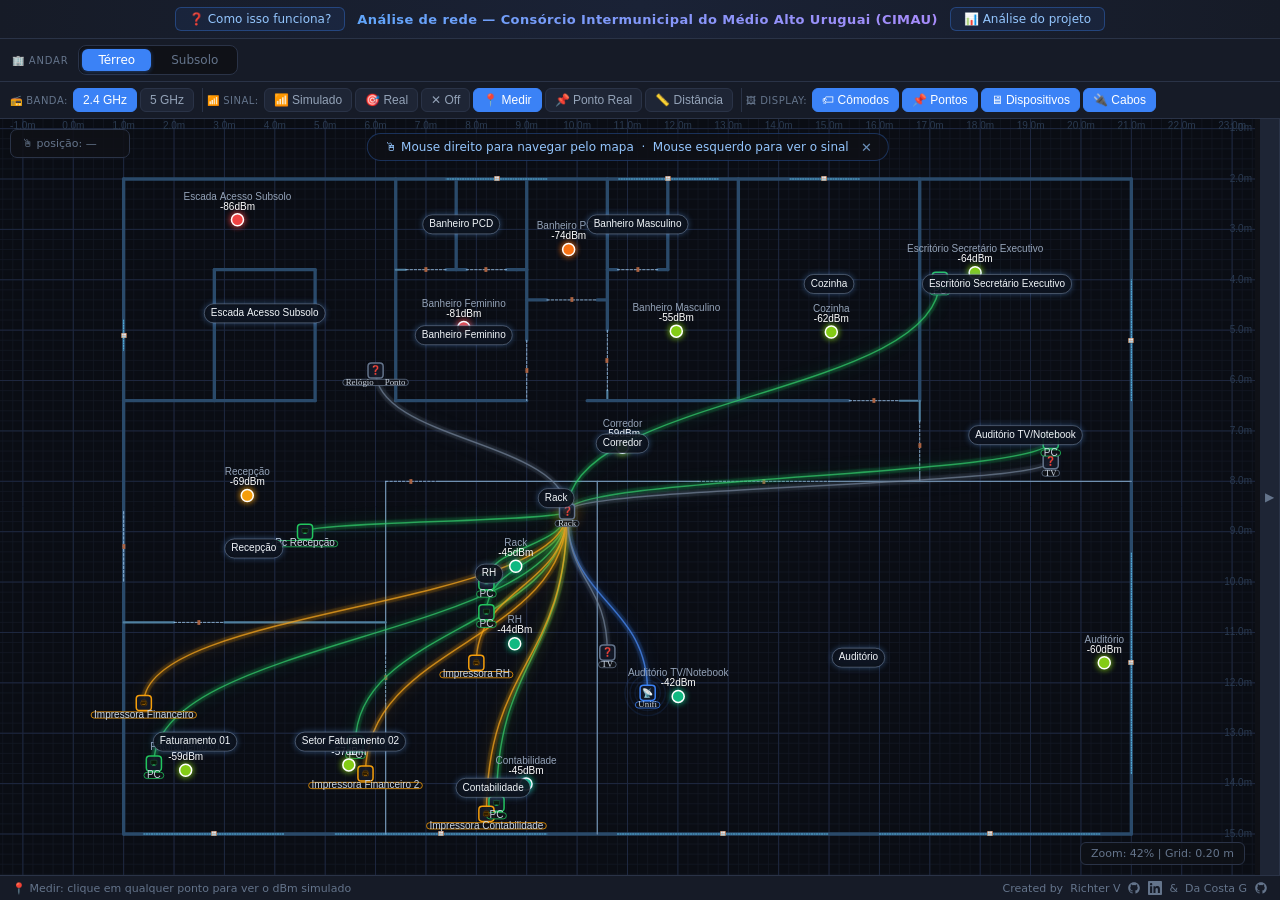
<file: index.html>
<!DOCTYPE html>
<html lang="pt-BR">
<head>
<meta charset="UTF-8">
<title>PPI-CC</title>
<link rel="icon" href="icons/fav-icon.png" type="image/png">
<link rel="stylesheet" href="style.css">
</head>
<body>

<!-- Header -->
<div id="app-header">
  <button class="header-btn" onclick="window.open('como-funciona.html','_blank')">❓ Como isso funciona?</button>
  <span id="app-title">Análise de rede — Consórcio Intermunicipal do Médio Alto Uruguai (CIMAU)</span>
  <button class="header-btn" onclick="showSuggestions()">📊 Análise do projeto</button>
</div>

<!-- Floor tabs -->
<div id="floor-bar">
  <span id="floor-bar-label">🏢 Andar</span>
  <div id="floor-tabs"></div>
</div>

<!-- Toolbar -->
<div id="toolbar">
  <div class="tg">
    <span class="tg-label">📻 Banda:</span>
    <button class="tbtn active" id="freq-24-btn" onclick="setFreq('2.4')">2.4 GHz</button>
    <button class="tbtn" id="freq-5-btn" onclick="setFreq('5')">5 GHz</button>
  </div>
  <div class="tg">
    <span class="tg-label">📶 Sinal:</span>
    <button class="tbtn" id="hm-sim-btn" onclick="setHeatmapMode('simulation')">📶 Simulado</button>
    <button class="tbtn" id="hm-real-btn" onclick="setHeatmapMode('real')">🎯 Real</button>
    <button class="tbtn" onclick="setHeatmapMode('off')">✕ Off</button>
    <button class="tbtn" id="btn-measure" onclick="setTool('measure')" title="Clique em qualquer ponto para medir o dBm simulado">📍 Medir</button>
    <button class="tbtn" id="btn-mpoint" onclick="setTool('mpoint')" title="Adicionar ponto de medição real (você digita o dBm)">📌 Ponto Real</button>
    <button class="tbtn" id="btn-dist" onclick="setTool('dist')" title="Clique em dois pontos para medir a distância entre eles">📏 Distância</button>
    <div id="formula-wrap" style="display:none">
      <span class="formula-tag">
        <span id="formula-math"></span>
        <div class="formula-tooltip" id="formula-tooltip"></div>
      </span>
    </div>
  </div>
  <div class="tg">
    <span class="tg-label">🖼 Display:</span>
    <button class="tbtn active" id="btn-rooms" onclick="toggleRoomLabels()" title="Mostrar/ocultar nome dos cômodos">🏷 Cômodos</button>
    <button class="tbtn active" id="btn-mpoints-vis" onclick="toggleMpointsVis()" title="Mostrar/ocultar pontos de coleta de sinal">📌 Pontos</button>
    <button class="tbtn active" id="btn-devices-vis" onclick="toggleDevicesVis()" title="Mostrar/ocultar dispositivos (APs, PCs, impressoras…)">🖥 Dispositivos</button>
    <button class="tbtn active" id="btn-cables-vis" onclick="toggleCablesVis()" title="Mostrar/ocultar cabos de rede a partir do Rack">🔌 Cabos</button>
  </div>
</div>

<div id="main">
  <div id="canvas-wrap">
    <canvas id="bg-canvas"></canvas>
    <canvas id="bg-img-canvas" style="pointer-events:none"></canvas>
    <canvas id="heatmap-canvas" style="opacity:.6;pointer-events:none"></canvas>
    <canvas id="wall-canvas" style="pointer-events:none"></canvas>
    <canvas id="cable-canvas" style="pointer-events:none"></canvas>
    <canvas id="device-canvas" style="pointer-events:none"></canvas>
    <canvas id="mpoint-canvas" style="pointer-events:none"></canvas>
    <canvas id="label-canvas" style="pointer-events:none"></canvas>
    <canvas id="interact-canvas"></canvas>
    <div id="map-hint">🖱 Mouse direito para navegar pelo mapa &nbsp;·&nbsp; Mouse esquerdo para ver o sinal<button id="map-hint-close" onclick="dismissHint()" title="Fechar">✕</button></div>
    <div id="hud">🖱 posição: —</div>
    <div id="zoom-info">Zoom: 100% | Grid: 20cm</div>
  </div>
  <div id="sidebar-wrap">
    <div id="sidebar-resizer"></div>
    <div id="sidebar-toggle" onclick="toggleSidebar()" title="Expandir painel">▶</div>
    <div id="sidebar" class="collapsed">

<div class="sec">
      <h4>Pontos medidos</h4>
      <div class="hint" style="margin-bottom:8px">Cada ponto âncora o mapa <b>🎯 Real</b> com o valor medido in-loco. Use <b>📌 Ponto Real</b> para adicionar novos.</div>
      <div id="mpoints-list" class="hint">Nenhum ponto adicionado.</div>
    </div>

    <div class="sec">
      <h4>Legenda — Sinal Wi-Fi</h4>
      <div class="sig-row"><div class="sig-dot" style="background:#10b981"></div>Excelente (&gt;−55 dBm)</div>
      <div class="sig-row"><div class="sig-dot" style="background:#84cc16"></div>Muito bom (−55 / −65 dBm)</div>
      <div class="sig-row"><div class="sig-dot" style="background:#f59e0b"></div>Bom (−65 / −72 dBm)</div>
      <div class="sig-row"><div class="sig-dot" style="background:#f97316"></div>Fraco (−72 / −80 dBm)</div>
      <div class="sig-row"><div class="sig-dot" style="background:#ef4444"></div>Muito fraco (−80 / −90 dBm)</div>
      <div class="sig-row"><div class="sig-dot" style="background:#1e2535;border:1px solid #2a3347"></div>Sem cobertura</div>
    </div>

    <div class="sec">
      <h4>Controles</h4>
      <div class="hint">
        <b>Navegação</b><br>
        Scroll → zoom in/out<br>
        Arrastar (dir.) → mover mapa<br>
        <br>
        <b>Ferramentas</b><br>
        📍 Medir → clique p/ ver dBm no ponto<br>
        📌 Ponto Real → adicionar medição<br>
        📏 Distância → dois cliques p/ medir<br>
        Esc → cancelar medição de distância<br>
        Del → remover ponto selecionado
      </div>
    </div>
    </div>
  </div>
</div>

<div id="status">
  <span id="status-text">Modo visualização | Scroll=zoom | Dir=mover</span>
  <span id="footer-credit">
    Created by <a href="https://github.com/RichterV" target="_blank" rel="noopener" title="GitHub">Richter V</a>
    <a class="icon-link" href="https://github.com/RichterV" target="_blank" rel="noopener" title="GitHub">
      <svg width="14" height="14" viewBox="0 0 24 24" fill="currentColor" aria-hidden="true"><path d="M12 2C6.477 2 2 6.477 2 12c0 4.418 2.865 8.166 6.839 9.489.5.092.682-.217.682-.482 0-.237-.009-.868-.013-1.703-2.782.604-3.369-1.341-3.369-1.341-.454-1.155-1.11-1.463-1.11-1.463-.908-.62.069-.608.069-.608 1.003.07 1.531 1.03 1.531 1.03.892 1.529 2.341 1.087 2.91.832.092-.647.35-1.088.636-1.338-2.22-.253-4.555-1.11-4.555-4.943 0-1.091.39-1.984 1.029-2.683-.103-.253-.446-1.27.098-2.647 0 0 .84-.269 2.75 1.025A9.578 9.578 0 0 1 12 6.836a9.59 9.59 0 0 1 2.504.337c1.909-1.294 2.747-1.025 2.747-1.025.546 1.377.202 2.394.1 2.647.64.699 1.028 1.592 1.028 2.683 0 3.842-2.339 4.687-4.566 4.935.359.309.678.919.678 1.852 0 1.336-.012 2.415-.012 2.743 0 .267.18.578.688.48C19.138 20.163 22 16.418 22 12c0-5.523-4.477-10-10-10z"/></svg>
    </a>
    <a class="icon-link" href="https://www.linkedin.com/in/viniciusrichteref" target="_blank" rel="noopener" title="LinkedIn">
      <svg width="14" height="14" viewBox="0 0 24 24" fill="currentColor" aria-hidden="true"><path d="M20.447 20.452h-3.554v-5.569c0-1.328-.027-3.037-1.852-3.037-1.853 0-2.136 1.445-2.136 2.939v5.667H9.351V9h3.414v1.561h.046c.477-.9 1.637-1.85 3.37-1.85 3.601 0 4.267 2.37 4.267 5.455v6.286zM5.337 7.433a2.062 2.062 0 0 1-2.063-2.065 2.064 2.064 0 1 1 2.063 2.065zm1.782 13.019H3.555V9h3.564v11.452zM22.225 0H1.771C.792 0 0 .774 0 1.729v20.542C0 23.227.792 24 1.771 24h20.451C23.2 24 24 23.227 24 22.271V1.729C24 .774 23.2 0 22.222 0h.003z"/></svg>
    </a>
    &amp; <a href="https://github.com/Mocelinc?tab=overview&amp;from=2026-06-01&amp;to=2026-06-30" target="_blank" rel="noopener" title="GitHub">Da Costa G</a>
    <a class="icon-link" href="https://github.com/Mocelinc?tab=overview&amp;from=2026-06-01&amp;to=2026-06-30" target="_blank" rel="noopener" title="GitHub">
      <svg width="14" height="14" viewBox="0 0 24 24" fill="currentColor" aria-hidden="true"><path d="M12 2C6.477 2 2 6.477 2 12c0 4.418 2.865 8.166 6.839 9.489.5.092.682-.217.682-.482 0-.237-.009-.868-.013-1.703-2.782.604-3.369-1.341-3.369-1.341-.454-1.155-1.11-1.463-1.11-1.463-.908-.62.069-.608.069-.608 1.003.07 1.531 1.03 1.531 1.03.892 1.529 2.341 1.087 2.91.832.092-.647.35-1.088.636-1.338-2.22-.253-4.555-1.11-4.555-4.943 0-1.091.39-1.984 1.029-2.683-.103-.253-.446-1.27.098-2.647 0 0 .84-.269 2.75 1.025A9.578 9.578 0 0 1 12 6.836a9.59 9.59 0 0 1 2.504.337c1.909-1.294 2.747-1.025 2.747-1.025.546 1.377.202 2.394.1 2.647.64.699 1.028 1.592 1.028 2.683 0 3.842-2.339 4.687-4.566 4.935.359.309.678.919.678 1.852 0 1.336-.012 2.415-.012 2.743 0 .267.18.578.688.48C19.138 20.163 22 16.418 22 12c0-5.523-4.477-10-10-10z"/></svg>
    </a>
  </span>
</div>

<div id="modal-overlay" class="modal-overlay" style="display:none" onclick="closeModalOverlay(event)">
  <div class="modal" id="modal-box" onclick="event.stopPropagation()">
    <div id="modal-content"></div>
  </div>
</div>

<script src="mapa_calor.js"></script>
<script src="main.js"></script>
</body>
</html>
</file>
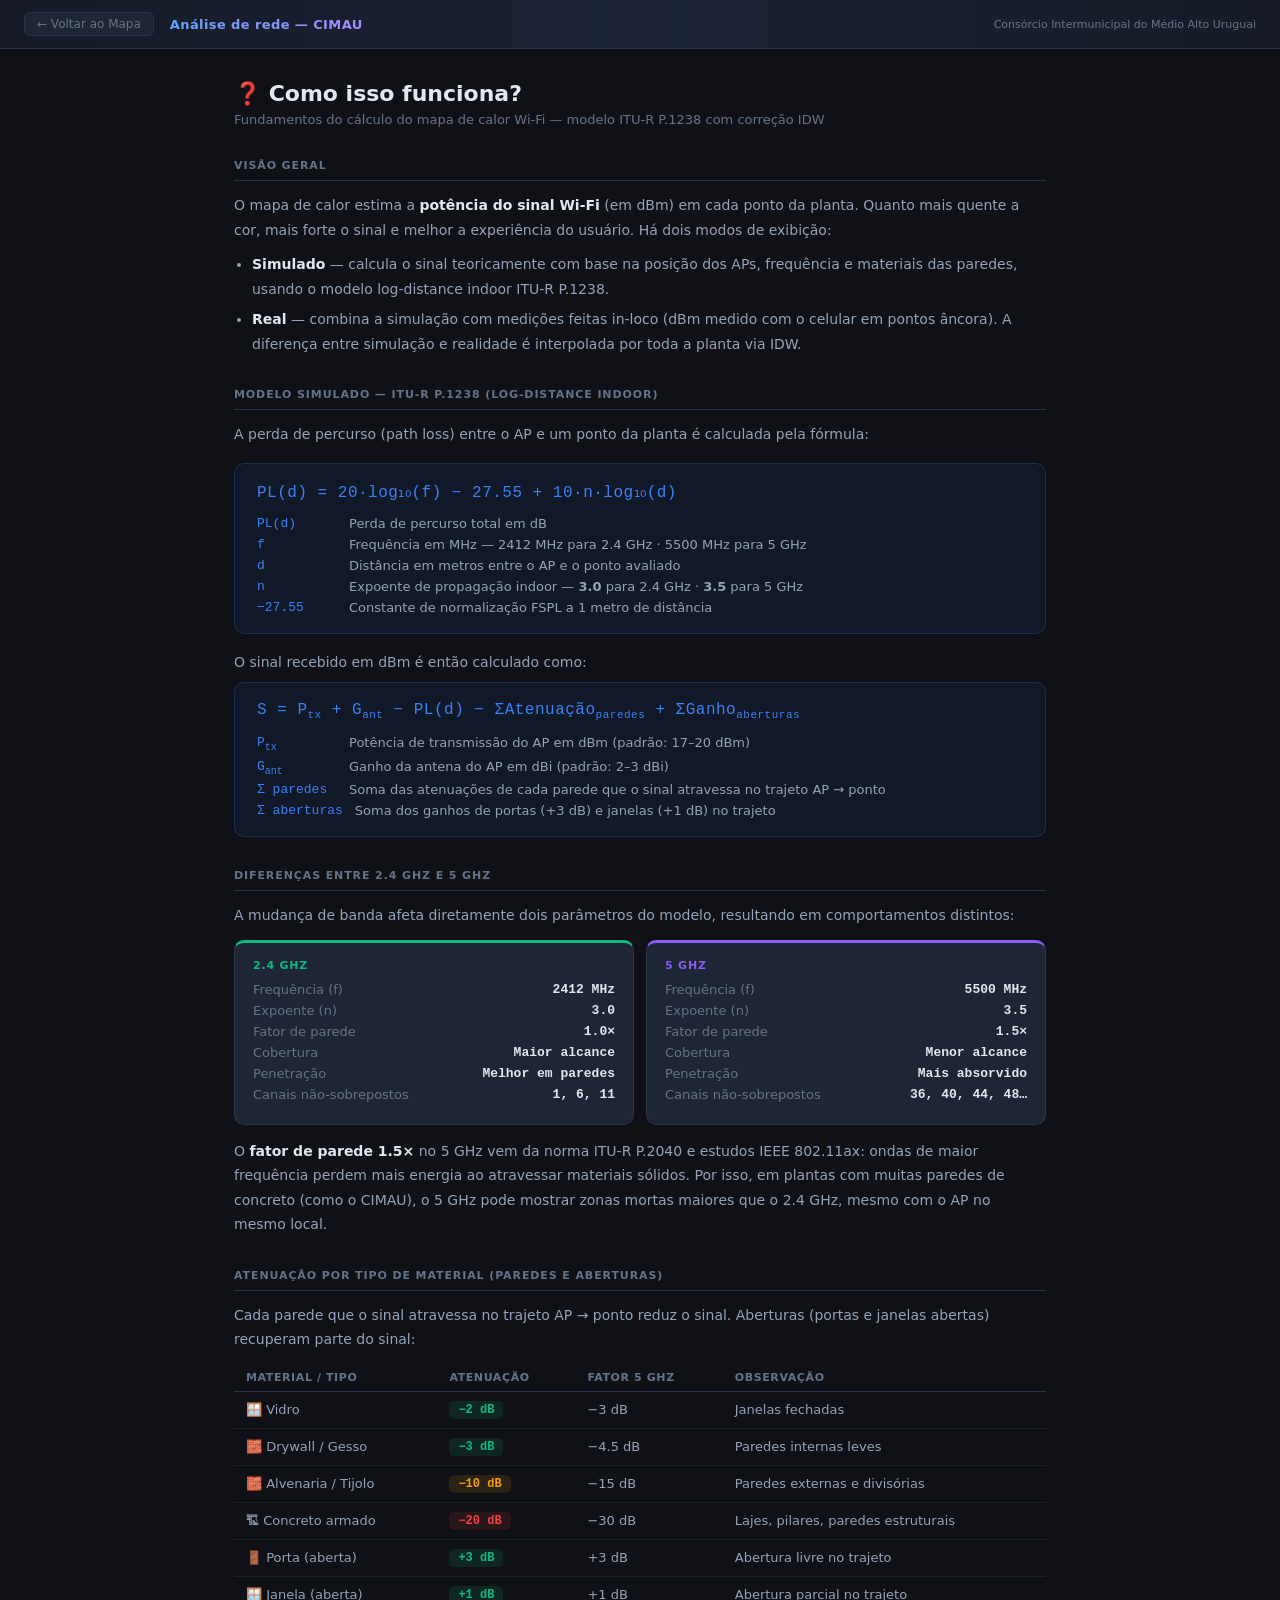
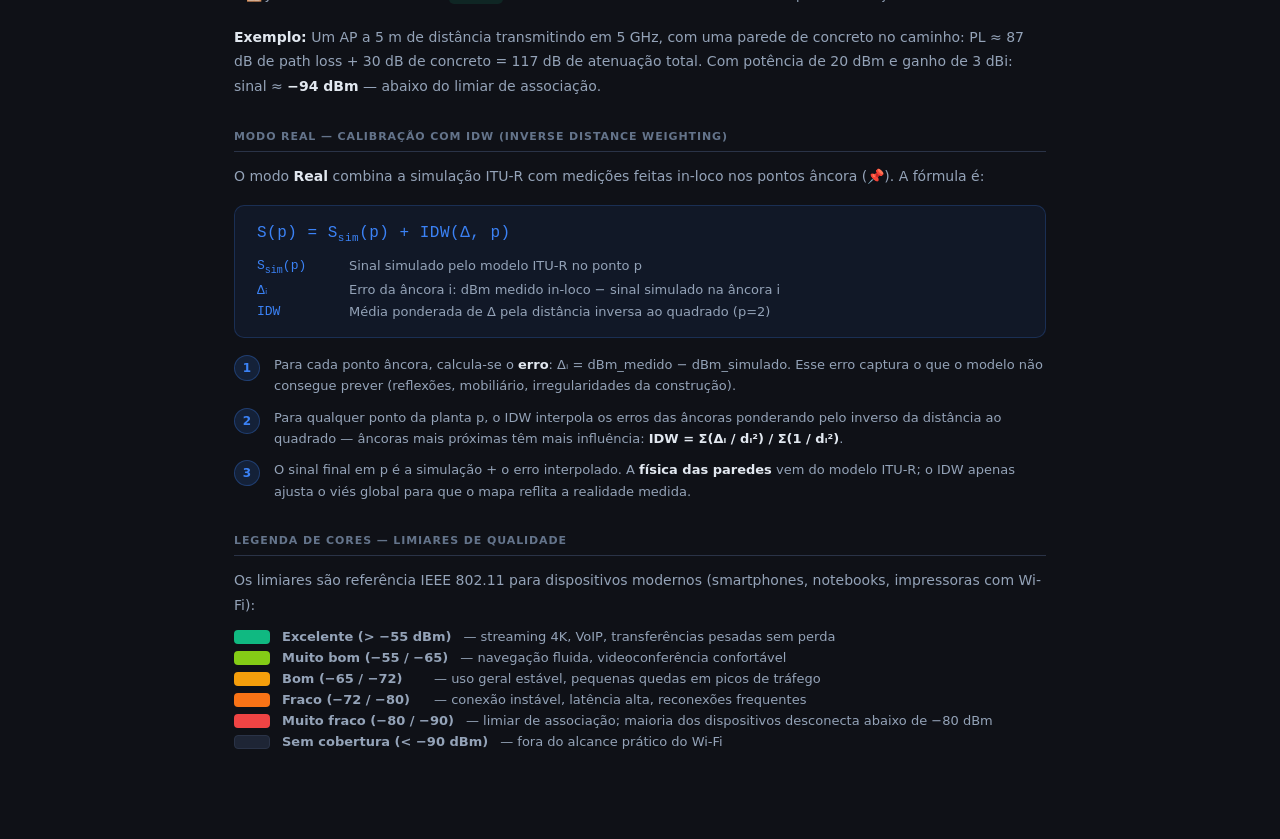
<file: como-funciona.html>
<!DOCTYPE html>
<html lang="pt-BR">
<head>
<meta charset="UTF-8">
<meta name="viewport" content="width=device-width, initial-scale=1.0">
<title>Como isso funciona — PPI-CC</title>
<link rel="icon" href="icons/fav-icon.png" type="image/png">
<link rel="stylesheet" href="style.css">
<style>
  body { overflow: auto; height: auto; min-height: 100vh; flex-direction: column; user-select: text; }

  #page-header {
    display: flex; align-items: center; gap: 16px;
    padding: 12px 24px;
    background: linear-gradient(90deg, var(--bg2) 0%, #1a2236 50%, var(--bg2) 100%);
    border-bottom: 1px solid var(--border);
    position: sticky; top: 0; z-index: 10;
  }
  #page-header a {
    font-size: 12px; color: var(--text3); text-decoration: none;
    padding: 4px 12px; border: 1px solid var(--border); border-radius: 6px;
    background: var(--bg3); transition: all .15s; white-space: nowrap; flex-shrink: 0;
  }
  #page-header a:hover { color: var(--text); background: var(--border); }
  #page-header-title {
    font-size: 13px; font-weight: 600; letter-spacing: .4px;
    color: transparent;
    background: linear-gradient(90deg, #60a5fa, #a78bfa, #60a5fa);
    background-size: 200% auto;
    -webkit-background-clip: text; background-clip: text;
    animation: title-shine 4s linear infinite;
  }
  #page-header-sub { font-size: 11px; color: var(--text3); margin-left: auto; white-space: nowrap; }

  #content { max-width: 860px; margin: 0 auto; padding: 32px 24px 56px; }
  .page-title { font-size: 22px; font-weight: 700; color: var(--text); margin-bottom: 6px; }
  .page-subtitle { font-size: 13px; color: var(--text3); margin-bottom: 32px; }

  /* Seções */
  .section { margin-bottom: 32px; }
  .section-title {
    font-size: 11px; font-weight: 700; text-transform: uppercase; letter-spacing: .9px;
    color: var(--text3); margin-bottom: 12px; padding-bottom: 8px;
    border-bottom: 1px solid var(--border);
  }
  .section-body { font-size: 14px; color: var(--text2); line-height: 1.75; }
  .section-body b { color: var(--text); }

  /* Fórmula */
  .formula-box {
    background: rgba(59,130,246,.07); border: 1px solid rgba(59,130,246,.22);
    border-radius: 10px; padding: 18px 22px; margin: 16px 0;
  }
  .formula-main {
    font-family: monospace; font-size: 16px; color: var(--accent);
    letter-spacing: .5px; margin-bottom: 14px;
  }
  .formula-vars { display: flex; flex-direction: column; gap: 6px; }
  .fv { display: flex; gap: 12px; font-size: 13px; }
  .fv-name { font-family: monospace; color: var(--accent); min-width: 80px; flex-shrink: 0; }
  .fv-desc { color: var(--text2); }

  /* Tabela de paredes */
  .wall-table { width: 100%; border-collapse: collapse; margin-top: 12px; font-size: 13px; }
  .wall-table th {
    text-align: left; padding: 7px 12px; font-size: 11px; font-weight: 700;
    text-transform: uppercase; letter-spacing: .6px; color: var(--text3);
    border-bottom: 1px solid var(--border);
  }
  .wall-table td { padding: 9px 12px; color: var(--text2); border-bottom: 1px solid rgba(42,51,71,.5); }
  .wall-table tr:last-child td { border-bottom: none; }
  .wall-table tr:hover td { background: var(--bg3); }
  .db-badge {
    display: inline-block; font-family: monospace; font-size: 12px; font-weight: 700;
    padding: 2px 9px; border-radius: 5px;
  }
  .db-low  { background: rgba(16,185,129,.12);  color: #10b981; }
  .db-mid  { background: rgba(245,158,11,.12);  color: #f59e0b; }
  .db-high { background: rgba(239,68,68,.12);   color: #ef4444; }

  /* Comparação 2.4 vs 5 */
  .compare-grid { display: grid; grid-template-columns: 1fr 1fr; gap: 12px; margin-top: 12px; }
  .compare-card {
    background: var(--bg3); border: 1px solid var(--border); border-radius: 10px; padding: 16px 18px;
  }
  .compare-card.band24 { border-top: 3px solid #10b981; }
  .compare-card.band5  { border-top: 3px solid #8b5cf6; }
  .compare-label {
    font-size: 11px; font-weight: 700; text-transform: uppercase; letter-spacing: .8px;
    margin-bottom: 10px;
  }
  .compare-card.band24 .compare-label { color: #10b981; }
  .compare-card.band5  .compare-label { color: #8b5cf6; }
  .compare-row { display: flex; justify-content: space-between; font-size: 13px; margin-bottom: 6px; }
  .compare-row span:first-child { color: var(--text3); }
  .compare-row span:last-child  { font-family: monospace; color: var(--text); font-weight: 600; }

  /* Legenda de cores */
  .legend-grid { display: flex; flex-direction: column; gap: 6px; margin-top: 12px; }
  .leg-row { display: flex; align-items: center; gap: 12px; font-size: 13px; color: var(--text2); }
  .leg-dot { width: 36px; height: 14px; border-radius: 4px; flex-shrink: 0; }

  /* IDW */
  .idw-steps { display: flex; flex-direction: column; gap: 10px; margin-top: 14px; }
  .idw-step { display: flex; gap: 14px; align-items: flex-start; }
  .idw-num {
    width: 26px; height: 26px; border-radius: 50%; background: rgba(59,130,246,.15);
    border: 1px solid rgba(59,130,246,.3); color: var(--accent);
    font-size: 12px; font-weight: 700; display: flex; align-items: center; justify-content: center;
    flex-shrink: 0; margin-top: 1px;
  }
  .idw-text { font-size: 13px; color: var(--text2); line-height: 1.65; }
  .idw-text b { color: var(--text); }

  @media (max-width: 600px) {
    .compare-grid { grid-template-columns: 1fr; }
    #page-header-sub { display: none; }
  }
  @media print {
    #page-header a { display: none; }
    #page-header { position: static; }
  }
</style>
</head>
<body>

<div id="page-header">
  <a href="index.html">← Voltar ao Mapa</a>
  <span id="page-header-title">Análise de rede — CIMAU</span>
  <span id="page-header-sub">Consórcio Intermunicipal do Médio Alto Uruguai</span>
</div>

<div id="content">
  <div class="page-title">❓ Como isso funciona?</div>
  <div class="page-subtitle">Fundamentos do cálculo do mapa de calor Wi-Fi — modelo ITU-R P.1238 com correção IDW</div>

  <!-- VISÃO GERAL -->
  <div class="section">
    <div class="section-title">Visão geral</div>
    <div class="section-body">
      O mapa de calor estima a <b>potência do sinal Wi-Fi</b> (em dBm) em cada ponto da planta. Quanto mais quente a cor, mais forte o sinal e melhor a experiência do usuário. Há dois modos de exibição:
      <ul style="margin:10px 0 0 18px;display:flex;flex-direction:column;gap:6px">
        <li><b>Simulado</b> — calcula o sinal teoricamente com base na posição dos APs, frequência e materiais das paredes, usando o modelo log-distance indoor ITU-R P.1238.</li>
        <li><b>Real</b> — combina a simulação com medições feitas in-loco (dBm medido com o celular em pontos âncora). A diferença entre simulação e realidade é interpolada por toda a planta via IDW.</li>
      </ul>
    </div>
  </div>

  <!-- MODELO SIMULADO -->
  <div class="section">
    <div class="section-title">Modelo simulado — ITU-R P.1238 (log-distance indoor)</div>
    <div class="section-body">
      A perda de percurso (path loss) entre o AP e um ponto da planta é calculada pela fórmula:
    </div>

    <div class="formula-box">
      <div class="formula-main">PL(d) = 20·log₁₀(f) − 27.55 + 10·n·log₁₀(d)</div>
      <div class="formula-vars">
        <div class="fv"><span class="fv-name">PL(d)</span><span class="fv-desc">Perda de percurso total em dB</span></div>
        <div class="fv"><span class="fv-name">f</span><span class="fv-desc">Frequência em MHz — 2412 MHz para 2.4 GHz · 5500 MHz para 5 GHz</span></div>
        <div class="fv"><span class="fv-name">d</span><span class="fv-desc">Distância em metros entre o AP e o ponto avaliado</span></div>
        <div class="fv"><span class="fv-name">n</span><span class="fv-desc">Expoente de propagação indoor — <b>3.0</b> para 2.4 GHz · <b>3.5</b> para 5 GHz</span></div>
        <div class="fv"><span class="fv-name">−27.55</span><span class="fv-desc">Constante de normalização FSPL a 1 metro de distância</span></div>
      </div>
    </div>

    <div class="section-body">
      O sinal recebido em dBm é então calculado como:
    </div>
    <div class="formula-box" style="margin-top:8px">
      <div class="formula-main">S = P<sub style="font-size:11px">tx</sub> + G<sub style="font-size:11px">ant</sub> − PL(d) − ΣAtenuação<sub style="font-size:11px">paredes</sub> + ΣGanho<sub style="font-size:11px">aberturas</sub></div>
      <div class="formula-vars" style="margin-top:10px">
        <div class="fv"><span class="fv-name">P<sub style="font-size:10px">tx</sub></span><span class="fv-desc">Potência de transmissão do AP em dBm (padrão: 17–20 dBm)</span></div>
        <div class="fv"><span class="fv-name">G<sub style="font-size:10px">ant</sub></span><span class="fv-desc">Ganho da antena do AP em dBi (padrão: 2–3 dBi)</span></div>
        <div class="fv"><span class="fv-name">Σ paredes</span><span class="fv-desc">Soma das atenuações de cada parede que o sinal atravessa no trajeto AP → ponto</span></div>
        <div class="fv"><span class="fv-name">Σ aberturas</span><span class="fv-desc">Soma dos ganhos de portas (+3 dB) e janelas (+1 dB) no trajeto</span></div>
      </div>
    </div>
  </div>

  <!-- 2.4 vs 5 GHz -->
  <div class="section">
    <div class="section-title">Diferenças entre 2.4 GHz e 5 GHz</div>
    <div class="section-body" style="margin-bottom:12px">
      A mudança de banda afeta diretamente dois parâmetros do modelo, resultando em comportamentos distintos:
    </div>

    <div class="compare-grid">
      <div class="compare-card band24">
        <div class="compare-label">2.4 GHz</div>
        <div class="compare-row"><span>Frequência (f)</span><span>2412 MHz</span></div>
        <div class="compare-row"><span>Expoente (n)</span><span>3.0</span></div>
        <div class="compare-row"><span>Fator de parede</span><span>1.0×</span></div>
        <div class="compare-row"><span>Cobertura</span><span>Maior alcance</span></div>
        <div class="compare-row"><span>Penetração</span><span>Melhor em paredes</span></div>
        <div class="compare-row"><span>Canais não-sobrepostos</span><span>1, 6, 11</span></div>
      </div>
      <div class="compare-card band5">
        <div class="compare-label">5 GHz</div>
        <div class="compare-row"><span>Frequência (f)</span><span>5500 MHz</span></div>
        <div class="compare-row"><span>Expoente (n)</span><span>3.5</span></div>
        <div class="compare-row"><span>Fator de parede</span><span>1.5×</span></div>
        <div class="compare-row"><span>Cobertura</span><span>Menor alcance</span></div>
        <div class="compare-row"><span>Penetração</span><span>Mais absorvido</span></div>
        <div class="compare-row"><span>Canais não-sobrepostos</span><span>36, 40, 44, 48…</span></div>
      </div>
    </div>

    <div class="section-body" style="margin-top:14px">
      O <b>fator de parede 1.5×</b> no 5 GHz vem da norma ITU-R P.2040 e estudos IEEE 802.11ax: ondas de maior frequência perdem mais energia ao atravessar materiais sólidos. Por isso, em plantas com muitas paredes de concreto (como o CIMAU), o 5 GHz pode mostrar zonas mortas maiores que o 2.4 GHz, mesmo com o AP no mesmo local.
    </div>
  </div>

  <!-- PAREDES -->
  <div class="section">
    <div class="section-title">Atenuação por tipo de material (paredes e aberturas)</div>
    <div class="section-body">
      Cada parede que o sinal atravessa no trajeto AP → ponto reduz o sinal. Aberturas (portas e janelas abertas) recuperam parte do sinal:
    </div>

    <table class="wall-table">
      <thead>
        <tr>
          <th>Material / Tipo</th>
          <th>Atenuação</th>
          <th>Fator 5 GHz</th>
          <th>Observação</th>
        </tr>
      </thead>
      <tbody>
        <tr>
          <td>🪟 Vidro</td>
          <td><span class="db-badge db-low">−2 dB</span></td>
          <td>−3 dB</td>
          <td>Janelas fechadas</td>
        </tr>
        <tr>
          <td>🧱 Drywall / Gesso</td>
          <td><span class="db-badge db-low">−3 dB</span></td>
          <td>−4.5 dB</td>
          <td>Paredes internas leves</td>
        </tr>
        <tr>
          <td>🧱 Alvenaria / Tijolo</td>
          <td><span class="db-badge db-mid">−10 dB</span></td>
          <td>−15 dB</td>
          <td>Paredes externas e divisórias</td>
        </tr>
        <tr>
          <td>🏗 Concreto armado</td>
          <td><span class="db-badge db-high">−20 dB</span></td>
          <td>−30 dB</td>
          <td>Lajes, pilares, paredes estruturais</td>
        </tr>
        <tr>
          <td>🚪 Porta (aberta)</td>
          <td><span class="db-badge db-low">+3 dB</span></td>
          <td>+3 dB</td>
          <td>Abertura livre no trajeto</td>
        </tr>
        <tr>
          <td>🪟 Janela (aberta)</td>
          <td><span class="db-badge db-low">+1 dB</span></td>
          <td>+1 dB</td>
          <td>Abertura parcial no trajeto</td>
        </tr>
      </tbody>
    </table>

    <div class="section-body" style="margin-top:12px">
      <b>Exemplo:</b> Um AP a 5 m de distância transmitindo em 5 GHz, com uma parede de concreto no caminho: PL ≈ 87 dB de path loss + 30 dB de concreto = 117 dB de atenuação total. Com potência de 20 dBm e ganho de 3 dBi: sinal ≈ <b>−94 dBm</b> — abaixo do limiar de associação.
    </div>
  </div>

  <!-- MAPA REAL / IDW -->
  <div class="section">
    <div class="section-title">Modo Real — Calibração com IDW (Inverse Distance Weighting)</div>
    <div class="section-body" style="margin-bottom:14px">
      O modo <b>Real</b> combina a simulação ITU-R com medições feitas in-loco nos pontos âncora (📌). A fórmula é:
    </div>

    <div class="formula-box">
      <div class="formula-main">S(p) = S<sub style="font-size:11px">sim</sub>(p) + IDW(Δ, p)</div>
      <div class="formula-vars" style="margin-top:10px">
        <div class="fv"><span class="fv-name">S<sub style="font-size:10px">sim</sub>(p)</span><span class="fv-desc">Sinal simulado pelo modelo ITU-R no ponto p</span></div>
        <div class="fv"><span class="fv-name">Δᵢ</span><span class="fv-desc">Erro da âncora i: dBm medido in-loco − sinal simulado na âncora i</span></div>
        <div class="fv"><span class="fv-name">IDW</span><span class="fv-desc">Média ponderada de Δ pela distância inversa ao quadrado (p=2)</span></div>
      </div>
    </div>

    <div class="idw-steps">
      <div class="idw-step">
        <div class="idw-num">1</div>
        <div class="idw-text">Para cada ponto âncora, calcula-se o <b>erro</b>: Δᵢ = dBm_medido − dBm_simulado. Esse erro captura o que o modelo não consegue prever (reflexões, mobiliário, irregularidades da construção).</div>
      </div>
      <div class="idw-step">
        <div class="idw-num">2</div>
        <div class="idw-text">Para qualquer ponto da planta p, o IDW interpola os erros das âncoras ponderando pelo inverso da distância ao quadrado — âncoras mais próximas têm mais influência: <b>IDW = Σ(Δᵢ / dᵢ²) / Σ(1 / dᵢ²)</b>.</div>
      </div>
      <div class="idw-step">
        <div class="idw-num">3</div>
        <div class="idw-text">O sinal final em p é a simulação + o erro interpolado. A <b>física das paredes</b> vem do modelo ITU-R; o IDW apenas ajusta o viés global para que o mapa reflita a realidade medida.</div>
      </div>
    </div>
  </div>

  <!-- LEGENDA -->
  <div class="section">
    <div class="section-title">Legenda de cores — limiares de qualidade</div>
    <div class="section-body" style="margin-bottom:12px">
      Os limiares são referência IEEE 802.11 para dispositivos modernos (smartphones, notebooks, impressoras com Wi-Fi):
    </div>
    <div class="legend-grid">
      <div class="leg-row"><div class="leg-dot" style="background:#10b981"></div><b style="min-width:140px">Excelente (&gt; −55 dBm)</b> — streaming 4K, VoIP, transferências pesadas sem perda</div>
      <div class="leg-row"><div class="leg-dot" style="background:#84cc16"></div><b style="min-width:140px">Muito bom (−55 / −65)</b> — navegação fluida, videoconferência confortável</div>
      <div class="leg-row"><div class="leg-dot" style="background:#f59e0b"></div><b style="min-width:140px">Bom (−65 / −72)</b> — uso geral estável, pequenas quedas em picos de tráfego</div>
      <div class="leg-row"><div class="leg-dot" style="background:#f97316"></div><b style="min-width:140px">Fraco (−72 / −80)</b> — conexão instável, latência alta, reconexões frequentes</div>
      <div class="leg-row"><div class="leg-dot" style="background:#ef4444"></div><b style="min-width:140px">Muito fraco (−80 / −90)</b> — limiar de associação; maioria dos dispositivos desconecta abaixo de −80 dBm</div>
      <div class="leg-row"><div class="leg-dot" style="background:#1e2535;border:1px solid #2a3347"></div><b style="min-width:140px">Sem cobertura (&lt; −90 dBm)</b> — fora do alcance prático do Wi-Fi</div>
    </div>
  </div>

</div>
</body>
</html>
</file>
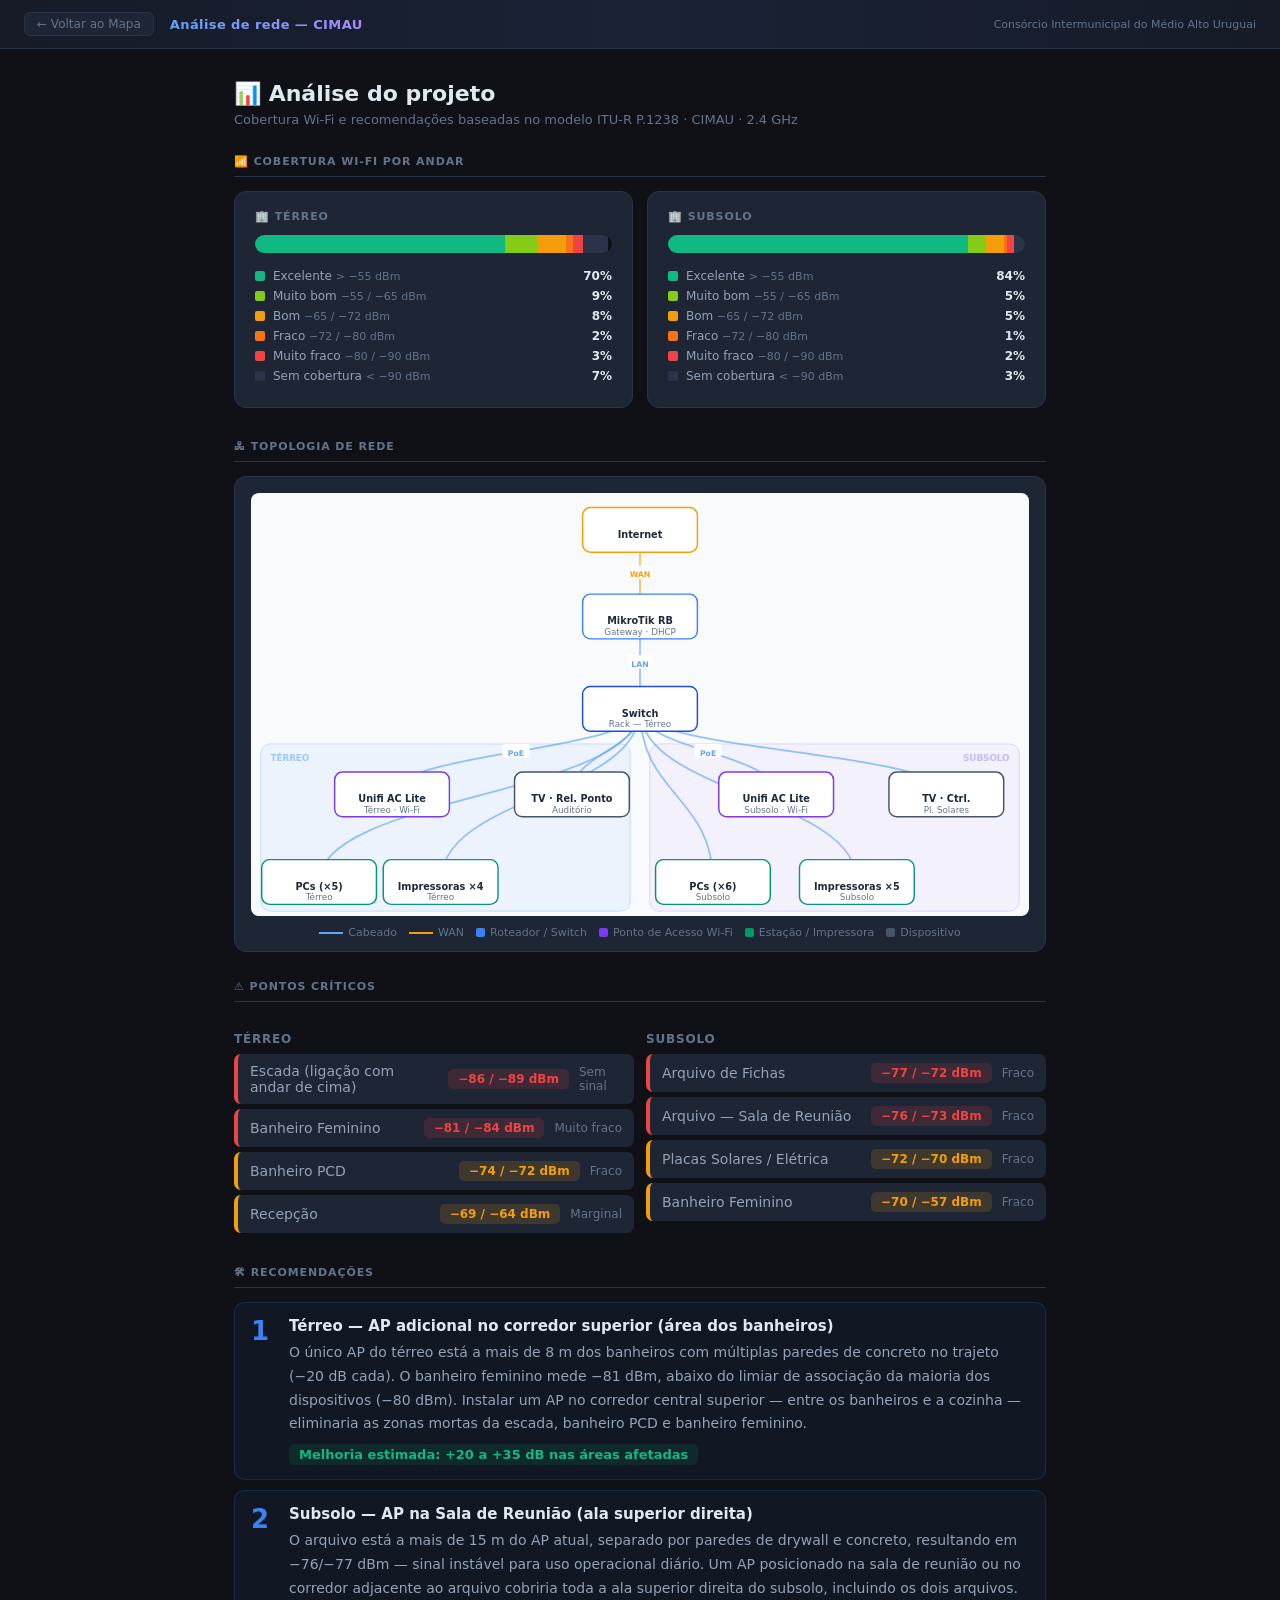
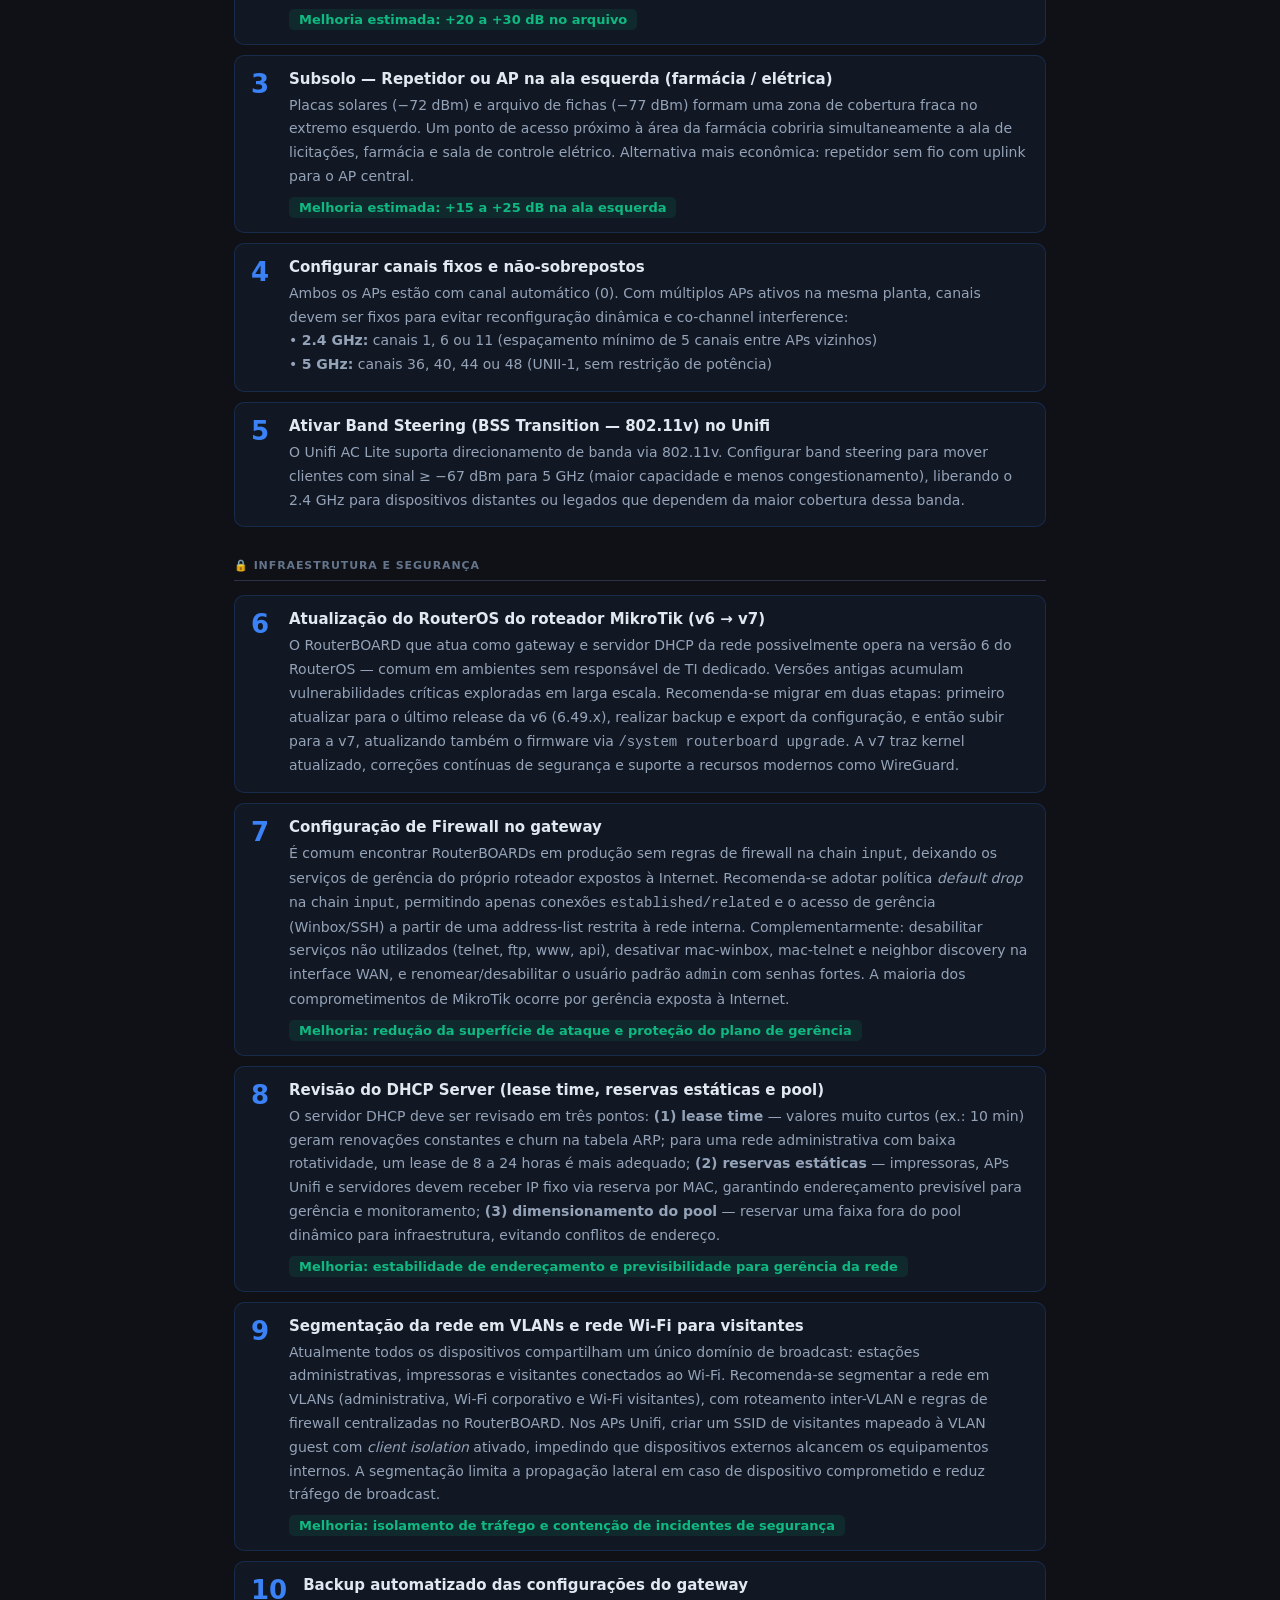
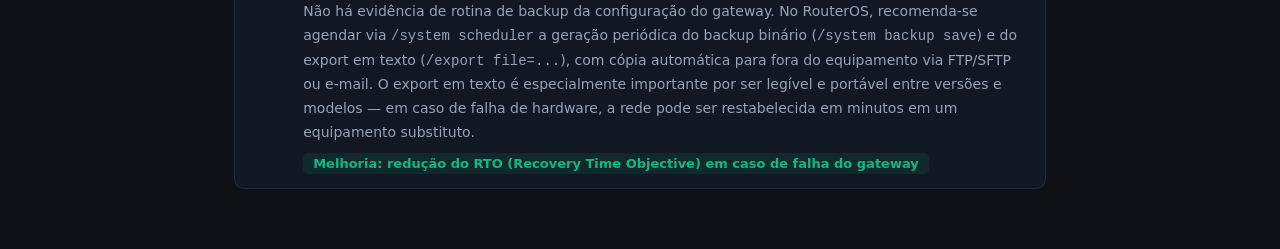
<file: sugestoes.html>
<!DOCTYPE html>
<html lang="pt-BR">
<head>
<meta charset="UTF-8">
<meta name="viewport" content="width=device-width, initial-scale=1.0">
<title>Análise do Projeto — PPI-CC</title>
<link rel="icon" href="icons/fav-icon.png" type="image/png">
<link rel="stylesheet" href="style.css">
<style>
  body { overflow: auto; height: auto; min-height: 100vh; flex-direction: column; user-select: text; }

  #page-header {
    display: flex; align-items: center; gap: 16px; padding: 12px 24px;
    background: linear-gradient(90deg, var(--bg2) 0%, #1a2236 50%, var(--bg2) 100%);
    border-bottom: 1px solid var(--border);
    position: sticky; top: 0; z-index: 10;
  }
  #page-header a {
    font-size: 12px; color: var(--text3); text-decoration: none;
    padding: 4px 12px; border: 1px solid var(--border); border-radius: 6px;
    background: var(--bg3); transition: all .15s; white-space: nowrap; flex-shrink: 0;
  }
  #page-header a:hover { color: var(--text); background: var(--border); }
  #page-header-title {
    font-size: 13px; font-weight: 600; letter-spacing: .4px; color: transparent;
    background: linear-gradient(90deg, #60a5fa, #a78bfa, #60a5fa);
    background-size: 200% auto; -webkit-background-clip: text; background-clip: text;
    animation: title-shine 4s linear infinite;
  }
  #page-header-sub { font-size: 11px; color: var(--text3); margin-left: auto; white-space: nowrap; }

  #content { max-width: 860px; margin: 0 auto; padding: 32px 24px 56px; }
  .page-title { font-size: 22px; font-weight: 700; color: var(--text); margin-bottom: 6px; }
  .page-subtitle { font-size: 13px; color: var(--text3); margin-bottom: 28px; }

  /* Coverage cards */
  .cov-grid { display: grid; grid-template-columns: 1fr 1fr; gap: 14px; margin-bottom: 32px; }
  .cov-card {
    background: var(--bg3); border: 1px solid var(--border); border-radius: 12px; padding: 18px 20px;
  }
  .cov-card-title {
    font-size: 11px; font-weight: 700; text-transform: uppercase; letter-spacing: .9px;
    color: var(--text3); margin-bottom: 12px;
  }
  .cov-bar-wrap {
    height: 18px; border-radius: 9px; overflow: hidden; display: flex;
    margin-bottom: 16px; background: var(--bg);
  }
  .cov-bar-seg { height: 100%; transition: width .5s ease; }
  .cov-row { display: flex; align-items: center; gap: 8px; margin-bottom: 6px; }
  .cov-dot { width: 10px; height: 10px; border-radius: 2px; flex-shrink: 0; }
  .cov-label { font-size: 12px; color: var(--text2); flex: 1; }
  .cov-pct { font-size: 12px; font-weight: 700; color: var(--text); min-width: 36px; text-align: right; }
  .cov-loading { font-size: 12px; color: var(--text3); display: flex; align-items: center; gap: 8px; }
  .cov-spinner { width: 14px; height: 14px; border: 2px solid var(--border); border-top-color: var(--accent); border-radius: 50%; animation: spin .8s linear infinite; }
  @keyframes spin { to { transform: rotate(360deg); } }

  /* Sections */
  .sug-floor { font-size: 12px; }
  .sug-row { font-size: 14px; }
  .sug-rec-title { font-size: 15px; }
  .sug-rec-body { font-size: 14px; }
  .sug-gain { font-size: 13px; }
  .sec-header {
    font-size: 11px; font-weight: 700; text-transform: uppercase; letter-spacing: .9px;
    color: var(--text3); padding-bottom: 8px; border-bottom: 1px solid var(--border);
    margin-bottom: 14px;
  }
  .two-col { display: grid; grid-template-columns: 1fr 1fr; gap: 12px; }

  @media (max-width: 640px) {
    .cov-grid, .two-col { grid-template-columns: 1fr; }
    #page-header-sub { display: none; }
  }
  @media print {
    #page-header a { display: none; }
    #page-header { position: static; }
  }
</style>
</head>
<body>

<div id="page-header">
  <a href="index.html">← Voltar ao Mapa</a>
  <span id="page-header-title">Análise de rede — CIMAU</span>
  <span id="page-header-sub">Consórcio Intermunicipal do Médio Alto Uruguai</span>
</div>

<div id="content">
  <div class="page-title">📊 Análise do projeto</div>
  <div class="page-subtitle">Cobertura Wi-Fi e recomendações baseadas no modelo ITU-R P.1238 · CIMAU · 2.4 GHz</div>

  <!-- COBERTURA POR ANDAR -->
  <div class="sec-header">📶 Cobertura Wi-Fi por Andar</div>
  <div class="cov-grid" id="cov-grid">
    <div class="cov-card" id="cov-card-0">
      <div class="cov-loading"><div class="cov-spinner"></div>Calculando...</div>
    </div>
    <div class="cov-card" id="cov-card-1">
      <div class="cov-loading"><div class="cov-spinner"></div>Calculando...</div>
    </div>
  </div>

  <!-- TOPOLOGIA DE REDE -->
  <div class="sec-header" style="margin-top:4px">🖧 Topologia de Rede</div>
  <div style="background:var(--bg3);border:1px solid var(--border);border-radius:12px;padding:16px 16px 12px;margin-bottom:28px">
    <svg id="topo-svg" viewBox="0 0 800 435" preserveAspectRatio="xMidYMid meet" style="display:block;width:100%;max-width:800px;margin:0 auto"></svg>
    <div style="display:flex;flex-wrap:wrap;gap:12px;justify-content:center;margin-top:10px;font-size:11px;color:var(--text3)">
      <span style="display:inline-flex;align-items:center;gap:5px"><svg width="24" height="4"><line x1="0" y1="2" x2="24" y2="2" stroke="#60a5fa" stroke-width="2"/></svg>Cabeado</span>
      <span style="display:inline-flex;align-items:center;gap:5px"><svg width="24" height="4"><line x1="0" y1="2" x2="24" y2="2" stroke="#f59e0b" stroke-width="2"/></svg>WAN</span>
      <span style="display:inline-flex;align-items:center;gap:5px"><span style="width:9px;height:9px;background:#3b82f6;border-radius:2px;display:inline-block"></span>Roteador / Switch</span>
      <span style="display:inline-flex;align-items:center;gap:5px"><span style="width:9px;height:9px;background:#7c3aed;border-radius:2px;display:inline-block"></span>Ponto de Acesso Wi-Fi</span>
      <span style="display:inline-flex;align-items:center;gap:5px"><span style="width:9px;height:9px;background:#059669;border-radius:2px;display:inline-block"></span>Estação / Impressora</span>
      <span style="display:inline-flex;align-items:center;gap:5px"><span style="width:9px;height:9px;background:#475569;border-radius:2px;display:inline-block"></span>Dispositivo</span>
    </div>
  </div>

  <!-- PONTOS CRÍTICOS -->
  <div class="sec-header" style="margin-top:4px">⚠ Pontos críticos</div>
  <div class="two-col" style="margin-bottom:28px">
    <div>
      <div class="sug-floor">Térreo</div>
      <div class="sug-row bad"><span>Escada (ligação com andar de cima)</span><span class="sug-badge red">−86 / −89 dBm</span><span style="font-size:12px;color:var(--text3)">Sem sinal</span></div>
      <div class="sug-row bad"><span>Banheiro Feminino</span><span class="sug-badge red">−81 / −84 dBm</span><span style="font-size:12px;color:var(--text3)">Muito fraco</span></div>
      <div class="sug-row warn"><span>Banheiro PCD</span><span class="sug-badge yellow">−74 / −72 dBm</span><span style="font-size:12px;color:var(--text3)">Fraco</span></div>
      <div class="sug-row warn"><span>Recepção</span><span class="sug-badge yellow">−69 / −64 dBm</span><span style="font-size:12px;color:var(--text3)">Marginal</span></div>
    </div>
    <div>
      <div class="sug-floor">Subsolo</div>
      <div class="sug-row bad"><span>Arquivo de Fichas</span><span class="sug-badge red">−77 / −72 dBm</span><span style="font-size:12px;color:var(--text3)">Fraco</span></div>
      <div class="sug-row bad"><span>Arquivo — Sala de Reunião</span><span class="sug-badge red">−76 / −73 dBm</span><span style="font-size:12px;color:var(--text3)">Fraco</span></div>
      <div class="sug-row warn"><span>Placas Solares / Elétrica</span><span class="sug-badge yellow">−72 / −70 dBm</span><span style="font-size:12px;color:var(--text3)">Fraco</span></div>
      <div class="sug-row warn"><span>Banheiro Feminino</span><span class="sug-badge yellow">−70 / −57 dBm</span><span style="font-size:12px;color:var(--text3)">Fraco</span></div>
    </div>
  </div>

  <!-- RECOMENDAÇÕES -->
  <div class="sec-header">🛠 Recomendações</div>

  <div class="sug-rec">
    <div class="sug-rec-num">1</div>
    <div>
      <div class="sug-rec-title">Térreo — AP adicional no corredor superior (área dos banheiros)</div>
      <div class="sug-rec-body">O único AP do térreo está a mais de 8 m dos banheiros com múltiplas paredes de concreto no trajeto (−20 dB cada). O banheiro feminino mede −81 dBm, abaixo do limiar de associação da maioria dos dispositivos (−80 dBm). Instalar um AP no corredor central superior — entre os banheiros e a cozinha — eliminaria as zonas mortas da escada, banheiro PCD e banheiro feminino.</div>
      <span class="sug-gain">Melhoria estimada: +20 a +35 dB nas áreas afetadas</span>
    </div>
  </div>

  <div class="sug-rec">
    <div class="sug-rec-num">2</div>
    <div>
      <div class="sug-rec-title">Subsolo — AP na Sala de Reunião (ala superior direita)</div>
      <div class="sug-rec-body">O arquivo está a mais de 15 m do AP atual, separado por paredes de drywall e concreto, resultando em −76/−77 dBm — sinal instável para uso operacional diário. Um AP posicionado na sala de reunião ou no corredor adjacente ao arquivo cobriria toda a ala superior direita do subsolo, incluindo os dois arquivos.</div>
      <span class="sug-gain">Melhoria estimada: +20 a +30 dB no arquivo</span>
    </div>
  </div>

  <div class="sug-rec">
    <div class="sug-rec-num">3</div>
    <div>
      <div class="sug-rec-title">Subsolo — Repetidor ou AP na ala esquerda (farmácia / elétrica)</div>
      <div class="sug-rec-body">Placas solares (−72 dBm) e arquivo de fichas (−77 dBm) formam uma zona de cobertura fraca no extremo esquerdo. Um ponto de acesso próximo à área da farmácia cobriria simultaneamente a ala de licitações, farmácia e sala de controle elétrico. Alternativa mais econômica: repetidor sem fio com uplink para o AP central.</div>
      <span class="sug-gain">Melhoria estimada: +15 a +25 dB na ala esquerda</span>
    </div>
  </div>

  <div class="sug-rec">
    <div class="sug-rec-num">4</div>
    <div>
      <div class="sug-rec-title">Configurar canais fixos e não-sobrepostos</div>
      <div class="sug-rec-body">Ambos os APs estão com canal automático (0). Com múltiplos APs ativos na mesma planta, canais devem ser fixos para evitar reconfiguração dinâmica e co-channel interference:<br>
        • <b>2.4 GHz:</b> canais 1, 6 ou 11 (espaçamento mínimo de 5 canais entre APs vizinhos)<br>
        • <b>5 GHz:</b> canais 36, 40, 44 ou 48 (UNII-1, sem restrição de potência)
      </div>
    </div>
  </div>

  <div class="sug-rec">
    <div class="sug-rec-num">5</div>
    <div>
      <div class="sug-rec-title">Ativar Band Steering (BSS Transition — 802.11v) no Unifi</div>
      <div class="sug-rec-body">O Unifi AC Lite suporta direcionamento de banda via 802.11v. Configurar band steering para mover clientes com sinal ≥ −67 dBm para 5 GHz (maior capacidade e menos congestionamento), liberando o 2.4 GHz para dispositivos distantes ou legados que dependem da maior cobertura dessa banda.</div>
    </div>
  </div>

  <div class="sec-header" style="margin-top:32px">🔒 Infraestrutura e Segurança</div>

  <div class="sug-rec">
    <div class="sug-rec-num">6</div>
    <div>
      <div class="sug-rec-title">Atualização do RouterOS do roteador MikroTik (v6 → v7)</div>
      <div class="sug-rec-body">O RouterBOARD que atua como gateway e servidor DHCP da rede possivelmente opera na versão 6 do RouterOS — comum em ambientes sem responsável de TI dedicado. Versões antigas acumulam vulnerabilidades críticas exploradas em larga escala. Recomenda-se migrar em duas etapas: primeiro atualizar para o último release da v6 (6.49.x), realizar backup e export da configuração, e então subir para a v7, atualizando também o firmware via <code>/system routerboard upgrade</code>. A v7 traz kernel atualizado, correções contínuas de segurança e suporte a recursos modernos como WireGuard.</div>
    </div>
  </div>

  <div class="sug-rec">
    <div class="sug-rec-num">7</div>
    <div>
      <div class="sug-rec-title">Configuração de Firewall no gateway</div>
      <div class="sug-rec-body">É comum encontrar RouterBOARDs em produção sem regras de firewall na chain <code>input</code>, deixando os serviços de gerência do próprio roteador expostos à Internet. Recomenda-se adotar política <em>default drop</em> na chain <code>input</code>, permitindo apenas conexões <code>established/related</code> e o acesso de gerência (Winbox/SSH) a partir de uma address-list restrita à rede interna. Complementarmente: desabilitar serviços não utilizados (telnet, ftp, www, api), desativar mac-winbox, mac-telnet e neighbor discovery na interface WAN, e renomear/desabilitar o usuário padrão <code>admin</code> com senhas fortes. A maioria dos comprometimentos de MikroTik ocorre por gerência exposta à Internet.</div>
      <span class="sug-gain">Melhoria: redução da superfície de ataque e proteção do plano de gerência</span>
    </div>
  </div>

  <div class="sug-rec">
    <div class="sug-rec-num">8</div>
    <div>
      <div class="sug-rec-title">Revisão do DHCP Server (lease time, reservas estáticas e pool)</div>
      <div class="sug-rec-body">O servidor DHCP deve ser revisado em três pontos: <b>(1) lease time</b> — valores muito curtos (ex.: 10 min) geram renovações constantes e churn na tabela ARP; para uma rede administrativa com baixa rotatividade, um lease de 8 a 24 horas é mais adequado; <b>(2) reservas estáticas</b> — impressoras, APs Unifi e servidores devem receber IP fixo via reserva por MAC, garantindo endereçamento previsível para gerência e monitoramento; <b>(3) dimensionamento do pool</b> — reservar uma faixa fora do pool dinâmico para infraestrutura, evitando conflitos de endereço.</div>
      <span class="sug-gain">Melhoria: estabilidade de endereçamento e previsibilidade para gerência da rede</span>
    </div>
  </div>

  <div class="sug-rec">
    <div class="sug-rec-num">9</div>
    <div>
      <div class="sug-rec-title">Segmentação da rede em VLANs e rede Wi-Fi para visitantes</div>
      <div class="sug-rec-body">Atualmente todos os dispositivos compartilham um único domínio de broadcast: estações administrativas, impressoras e visitantes conectados ao Wi-Fi. Recomenda-se segmentar a rede em VLANs (administrativa, Wi-Fi corporativo e Wi-Fi visitantes), com roteamento inter-VLAN e regras de firewall centralizadas no RouterBOARD. Nos APs Unifi, criar um SSID de visitantes mapeado à VLAN guest com <em>client isolation</em> ativado, impedindo que dispositivos externos alcancem os equipamentos internos. A segmentação limita a propagação lateral em caso de dispositivo comprometido e reduz tráfego de broadcast.</div>
      <span class="sug-gain">Melhoria: isolamento de tráfego e contenção de incidentes de segurança</span>
    </div>
  </div>

  <div class="sug-rec">
    <div class="sug-rec-num">10</div>
    <div>
      <div class="sug-rec-title">Backup automatizado das configurações do gateway</div>
      <div class="sug-rec-body">Não há evidência de rotina de backup da configuração do gateway. No RouterOS, recomenda-se agendar via <code>/system scheduler</code> a geração periódica do backup binário (<code>/system backup save</code>) e do export em texto (<code>/export file=...</code>), com cópia automática para fora do equipamento via FTP/SFTP ou e-mail. O export em texto é especialmente importante por ser legível e portável entre versões e modelos — em caso de falha de hardware, a rede pode ser restabelecida em minutos em um equipamento substituto.</div>
      <span class="sug-gain">Melhoria: redução do RTO (Recovery Time Objective) em caso de falha do gateway</span>
    </div>
  </div>
</div>

<script>
const DEFAULT_WALL_DEFS = {
  concrete:{db:20}, brick:{db:10}, drywall:{db:3}, glass:{db:2}, custom:{db:5}
};

function segInt(ax,ay,bx,by,cx,cy,dx,dy){
  const d1x=bx-ax,d1y=by-ay,d2x=dx-cx,d2y=dy-cy;
  const cross=d1x*d2y-d1y*d2x;
  if(Math.abs(cross)<1e-10)return false;
  const t=((cx-ax)*d2y-(cy-ay)*d2x)/cross;
  const u=((cx-ax)*d1y-(cy-ay)*d1x)/cross;
  return t>0&&t<1&&u>0&&u<1;
}

function computeSig(r,wx,wy,walls,openings,freq,wallDefs){
  const GRID=24,gridCm=20;
  const dx=wx-r.x,dy=wy-r.y;
  const distM=Math.max(Math.sqrt(dx*dx+dy*dy)/GRID*(gridCm/100),0.05);
  const band=r.freq==='dual'?freq:(r.freq||'2.4');
  const n=band==='5'?3.5:3.0;
  const fMHz=band==='5'?5500:2412;
  const pl=20*Math.log10(fMHz)-27.55+10*n*Math.log10(distM);
  const wallFactor=band==='5'?1.5:1.0;
  let sig=(r.power||17)+(r.gain||2)-pl;
  walls.forEach(w=>{
    if(segInt(r.x,r.y,wx,wy,w.x1,w.y1,w.x2,w.y2))
      sig-=(wallDefs[w.type]||wallDefs.custom).db*wallFactor;
  });
  openings.forEach(o=>{
    if(segInt(r.x,r.y,wx,wy,o.x1,o.y1,o.x2,o.y2))
      sig+=o.type==='door'?3:1;
  });
  return sig;
}

function analyzeFloor(floor, freq, wallDefs){
  const routers=floor.devices.filter(d=>
    d.type==='router'&&(!d.freq||d.freq==='dual'||d.freq===freq));
  let x1=Infinity,y1=Infinity,x2=-Infinity,y2=-Infinity;
  floor.walls.forEach(w=>{
    x1=Math.min(x1,w.x1,w.x2);y1=Math.min(y1,w.y1,w.y2);
    x2=Math.max(x2,w.x1,w.x2);y2=Math.max(y2,w.y1,w.y2);
  });
  if(x1===Infinity)return null;
  const STEP=36;
  let exc=0,vgood=0,good=0,weak=0,vweak=0,none=0,total=0;
  for(let wx=x1;wx<=x2;wx+=STEP){
    for(let wy=y1;wy<=y2;wy+=STEP){
      let maxSig=-999;
      routers.forEach(r=>{
        const s=computeSig(r,wx,wy,floor.walls,floor.openings,freq,wallDefs);
        if(s>maxSig)maxSig=s;
      });
      if(!routers.length)maxSig=-Infinity;
      if(maxSig>-55)exc++;
      else if(maxSig>-65)vgood++;
      else if(maxSig>-72)good++;
      else if(maxSig>-80)weak++;
      else if(maxSig>-90)vweak++;
      else none++;
      total++;
    }
  }
  return{exc,vgood,good,weak,vweak,none,total};
}

const CATS=[
  {key:'exc',  color:'#10b981',label:'Excelente',sub:'> −55 dBm'},
  {key:'vgood',color:'#84cc16',label:'Muito bom', sub:'−55 / −65 dBm'},
  {key:'good', color:'#f59e0b',label:'Bom',       sub:'−65 / −72 dBm'},
  {key:'weak', color:'#f97316',label:'Fraco',     sub:'−72 / −80 dBm'},
  {key:'vweak',color:'#ef4444',label:'Muito fraco',sub:'−80 / −90 dBm'},
  {key:'none', color:'#2a3347',label:'Sem cobertura',sub:'< −90 dBm'},
];

function p(n,t){return t?Math.round(n/t*100):0;}

function renderCard(floorName, res, idx){
  const card=document.getElementById(`cov-card-${idx}`);
  if(!card||!res)return;
  const bar=CATS.map(c=>{
    const pct=p(res[c.key],res.total);
    return pct>0?`<div class="cov-bar-seg" style="width:${pct}%;background:${c.color}" title="${c.label}: ${pct}%"></div>`:'';
  }).join('');
  const rows=CATS.map(c=>`
    <div class="cov-row">
      <div class="cov-dot" style="background:${c.color}"></div>
      <span class="cov-label">${c.label} <span style="color:var(--text3);font-size:11px">${c.sub}</span></span>
      <span class="cov-pct">${p(res[c.key],res.total)}%</span>
    </div>`).join('');
  card.innerHTML=`
    <div class="cov-card-title">🏢 ${floorName}</div>
    <div class="cov-bar-wrap">${bar}</div>
    ${rows}`;
}

(function buildTopo(){
  const svg=document.getElementById('topo-svg');
  if(!svg)return;
  const NS='http://www.w3.org/2000/svg';

  const dk=window.matchMedia('(prefers-color-scheme:dark)').matches
    ||document.documentElement.dataset.theme==='dark';
  const C={
    bg:dk?'#0d1117':'#f8fafc',card:dk?'#161b26':'#ffffff',
    txt:dk?'#f0f6fc':'#1e293b',txt2:dk?'#8b949e':'#64748b',
    wan:'#f59e0b',wire:'#60a5fa',
    router:'#3b82f6',sw:'#1d4ed8',ap:'#7c3aed',pc:'#059669',pr:'#0d9488',oth:'#475569'
  };

  function mk(tag,attrs,text){
    const e=document.createElementNS(NS,tag);
    Object.entries(attrs||{}).forEach(([k,v])=>e.setAttribute(k,v));
    if(text!=null)e.textContent=text;
    return e;
  }

  svg.appendChild(mk('rect',{x:0,y:0,width:800,height:435,fill:C.bg,rx:8}));

  // Floor zone backgrounds
  [[10,258,380,172,'#60a5fa','TÉRREO'],[410,258,380,172,'#a78bfa','SUBSOLO']].forEach(([x,y,w,h,col,lbl],i)=>{
    const grp=mk('g');
    grp.appendChild(mk('rect',{x,y,width:w,height:h,rx:10,fill:col,opacity:.08}));
    grp.appendChild(mk('rect',{x,y,width:w,height:h,rx:10,fill:'none',stroke:col,'stroke-width':1,opacity:.3}));
    const tx=i===0?x+10:x+w-10, anchor=i===0?'start':'end';
    grp.appendChild(mk('text',{x:tx,y:y+18,fill:col,opacity:.55,'font-size':9,'font-weight':700,
      'font-family':'system-ui,sans-serif','text-anchor':anchor},lbl));
    svg.appendChild(grp);
  });

  const NW=118,NH=46;
  const N={
    internet:{x:400,y:38, lbl:'Internet',        sub:'',               col:C.wan   },
    mikrotik:{x:400,y:127,lbl:'MikroTik RB',     sub:'Gateway · DHCP', col:C.router},
    sw:      {x:400,y:222,lbl:'Switch',           sub:'Rack — Térreo',  col:C.sw    },
    ap_t:    {x:145,y:310,lbl:'Unifi AC Lite',   sub:'Térreo · Wi-Fi', col:C.ap    },
    pcs_t:   {x:70, y:400,lbl:'PCs (\xD75)',      sub:'T\xE9rreo',      col:C.pc    },
    print_t: {x:195,y:400,lbl:'Impressoras \xD74',sub:'T\xE9rreo',      col:C.pr    },
    misc_t:  {x:330,y:310,lbl:'TV \xB7 Rel. Ponto',sub:'Audit\xF3rio', col:C.oth   },
    ap_s:    {x:540,y:310,lbl:'Unifi AC Lite',   sub:'Subsolo · Wi-Fi',col:C.ap    },
    pcs_s:   {x:475,y:400,lbl:'PCs (\xD76)',      sub:'Subsolo',        col:C.pc    },
    print_s: {x:623,y:400,lbl:'Impressoras \xD75',sub:'Subsolo',        col:C.pr    },
    misc_s:  {x:715,y:310,lbl:'TV \xB7 Ctrl.',   sub:'Pl. Solares',    col:C.oth   },
  };

  // Draw edges first (nodes will paint over their endpoints)
  const eG=mk('g');
  [
    ['internet','mikrotik','WAN',C.wan],
    ['mikrotik','sw','LAN',C.wire],
    ['sw','ap_t','PoE',C.wire],['sw','misc_t','',C.wire],
    ['sw','pcs_t','',C.wire],['sw','print_t','',C.wire],
    ['sw','ap_s','PoE',C.wire],['sw','misc_s','',C.wire],
    ['sw','pcs_s','',C.wire],['sw','print_s','',C.wire],
  ].forEach(([fk,tk,lbl,col])=>{
    const a=N[fk],b=N[tk],cpY=(a.y+b.y)/2;
    eG.appendChild(mk('path',{
      d:`M${a.x},${a.y} C${a.x},${cpY} ${b.x},${cpY} ${b.x},${b.y}`,
      fill:'none',stroke:col,'stroke-width':1.8,opacity:.65
    }));
    if(lbl){
      const mx=(a.x+b.x)/2,my=(a.y+b.y)/2;
      eG.appendChild(mk('rect',{x:mx-14,y:my-8,width:28,height:14,fill:C.card,rx:3}));
      eG.appendChild(mk('text',{x:mx,y:my+4,fill:col,'font-size':8,'font-weight':700,
        'font-family':'system-ui,sans-serif','text-anchor':'middle'},lbl));
    }
  });
  svg.appendChild(eG);

  // Draw nodes on top of edges; hover/click brings card to front
  const nG=mk('g');
  Object.values(N).forEach(n=>{
    const x=n.x-NW/2,y=n.y-NH/2,grp=mk('g');
    grp.style.cursor='pointer';
    const rect=mk('rect',{x,y,width:NW,height:NH,rx:8,fill:C.card,
      stroke:n.col,'stroke-width':1.5});
    grp.appendChild(rect);
    grp.appendChild(mk('text',{x:n.x,y:n.y+5,fill:C.txt,'font-size':10,'font-weight':600,
      'font-family':'system-ui,sans-serif','text-anchor':'middle','dominant-baseline':'middle'},n.lbl));
    if(n.sub)grp.appendChild(mk('text',{x:n.x,y:n.y+19,fill:C.txt2,'font-size':9,
      'font-family':'system-ui,sans-serif','text-anchor':'middle'},n.sub));

    function bringFront(){
      nG.appendChild(grp);
      rect.setAttribute('stroke-width','2.5');
    }
    function resetBack(){
      rect.setAttribute('stroke-width','1.5');
    }
    grp.addEventListener('mouseenter', bringFront);
    grp.addEventListener('mouseleave', resetBack);
    grp.addEventListener('click', bringFront);

    nG.appendChild(grp);
  });
  svg.appendChild(nG);
})();

fetch('data.json')
  .then(r=>r.json())
  .then(data=>{
    const wallDefs=Object.assign({...DEFAULT_WALL_DEFS},data.wallTypeDefs||{});
    const freq='2.4';
    (data.floors||[]).forEach((floor,i)=>{
      const res=analyzeFloor(floor,freq,wallDefs);
      renderCard(floor.name||`Andar ${i+1}`,res,i);
    });
  })
  .catch(()=>{
    ['cov-card-0','cov-card-1'].forEach(id=>{
      const el=document.getElementById(id);
      if(el)el.innerHTML='<div class="cov-loading" style="color:#ef4444">Erro ao carregar dados.</div>';
    });
  });
</script>
</body>
</html>
</file>
<file: style.css>
*{box-sizing:border-box;margin:0;padding:0}
:root{
  --bg:#0f1117;--bg2:#161b27;--bg3:#1e2535;--border:#2a3347;
  --accent:#3b82f6;--text:#e2e8f0;--text2:#94a3b8;--text3:#64748b;
  --font:'Segoe UI',system-ui,sans-serif;
}
body{background:var(--bg);color:var(--text);font-family:var(--font);overflow:hidden;height:100vh;display:flex;flex-direction:column;user-select:none}

/* APP HEADER */
#app-header{display:flex;align-items:center;justify-content:center;gap:12px;padding:7px 16px;background:linear-gradient(90deg,var(--bg2) 0%,#1a2236 50%,var(--bg2) 100%);border-bottom:1px solid var(--border);flex-shrink:0;position:relative}
#app-title{font-size:13px;font-weight:600;letter-spacing:.4px;color:transparent;background:linear-gradient(90deg,#60a5fa,#a78bfa,#60a5fa);background-size:200% auto;-webkit-background-clip:text;background-clip:text;animation:title-shine 4s linear infinite}
@keyframes title-shine{0%{background-position:0% center}100%{background-position:200% center}}
.header-btn{padding:4px 13px;font-size:12px;border:1px solid rgba(59,130,246,.35);border-radius:6px;background:rgba(59,130,246,.08);color:#93c5fd;cursor:pointer;font-family:var(--font);transition:all .15s;flex-shrink:0}
.header-btn:hover{background:rgba(59,130,246,.18);border-color:rgba(59,130,246,.6);color:#bfdbfe}
/* SUGGESTIONS MODAL */
.modal.wide{width:820px;max-width:95vw;max-height:90vh}
.sug-floor{font-size:12px;font-weight:700;text-transform:uppercase;letter-spacing:.8px;color:var(--text3);margin:16px 0 8px}
.sug-row{display:flex;align-items:center;gap:10px;padding:9px 12px;border-radius:7px;margin-bottom:5px;font-size:13px;background:var(--bg3);color:var(--text2)}
.sug-row.bad{border-left:4px solid #ef4444}
.sug-row.warn{border-left:4px solid #f59e0b}
.sug-badge{font-size:12px;font-weight:700;padding:3px 10px;border-radius:5px;margin-left:auto;flex-shrink:0;white-space:nowrap}
.sug-badge.red{background:rgba(239,68,68,.15);color:#ef4444}
.sug-badge.yellow{background:rgba(245,158,11,.15);color:#f59e0b}
.sug-divider{border:none;border-top:1px solid var(--border);margin:18px 0}
.sug-rec{display:flex;gap:16px;padding:14px 16px;background:rgba(59,130,246,.06);border:1px solid rgba(59,130,246,.18);border-radius:10px;margin-bottom:10px}
.sug-rec-num{font-size:26px;font-weight:800;color:#3b82f6;flex-shrink:0;line-height:1.1;min-width:22px}
.sug-rec-title{font-size:14px;font-weight:700;color:var(--text);margin-bottom:6px}
.sug-rec-body{font-size:13px;color:var(--text2);line-height:1.7}
.sug-gain{display:inline-block;font-size:12px;font-weight:700;color:#10b981;background:rgba(16,185,129,.1);padding:3px 10px;border-radius:5px;margin-top:8px}

/* FLOOR TABS */
#floor-bar{display:flex;align-items:center;gap:6px;padding:6px 12px;background:var(--bg2);border-bottom:1px solid var(--border);flex-shrink:0;overflow-x:auto}
#floor-bar-label{font-size:10px;color:var(--text3);text-transform:uppercase;letter-spacing:.8px;margin-right:4px;flex-shrink:0}
#floor-tabs{display:flex;gap:4px;align-items:center;background:var(--bg);border:1px solid var(--border);border-radius:8px;padding:3px}
.floor-tab{padding:4px 16px;font-size:12px;font-weight:500;border:none;border-radius:6px;background:transparent;color:var(--text3);cursor:pointer;white-space:nowrap;transition:background .15s,color .15s;outline:none}
.floor-tab:hover{background:var(--bg3);color:var(--text2)}
.floor-tab.active{background:var(--accent);color:#fff;box-shadow:0 1px 4px rgba(59,130,246,.4)}

/* TOOLBAR */
#toolbar{display:flex;align-items:center;gap:4px;padding:6px 10px;background:var(--bg2);border-bottom:1px solid var(--border);flex-wrap:wrap;z-index:10;flex-shrink:0}
.tg{display:flex;align-items:center;gap:3px;padding-right:8px;border-right:1px solid var(--border);flex-wrap:wrap}
.tg:last-child{border:none}
.tg-label{font-size:10px;color:var(--text3);text-transform:uppercase;letter-spacing:.5px;margin-right:2px;white-space:nowrap}
.tbtn{padding:4px 9px;font-size:12px;border:1px solid var(--border);border-radius:6px;background:var(--bg3);color:var(--text2);cursor:pointer;display:flex;align-items:center;gap:4px;white-space:nowrap;transition:all .15s}
.tbtn:hover{background:var(--border);color:var(--text)}
.tbtn.active{background:var(--accent);color:#fff;border-color:var(--accent)}
.tbtn.danger{border-color:#ef4444;color:#ef4444}.tbtn.danger:hover{background:#ef4444;color:#fff}
select.tbtn{padding:3px 6px}

/* MAIN */
#main{display:flex;flex:1;overflow:hidden;min-height:0}
#canvas-wrap{flex:1;position:relative;overflow:hidden;background:#0a0d14}
canvas{position:absolute;top:0;left:0}
#interact-canvas{cursor:crosshair}

/* SIDEBAR */
#sidebar-wrap{display:flex;flex-direction:row;flex-shrink:0;max-width:480px;min-width:0}
#sidebar-resizer{width:5px;cursor:col-resize;background:transparent;flex-shrink:0;transition:background .15s}
#sidebar-resizer:hover{background:var(--accent)}
#sidebar-toggle{width:20px;background:var(--bg3);display:flex;align-items:center;justify-content:center;cursor:pointer;color:var(--text3);font-size:12px;user-select:none;transition:background .15s;flex-shrink:0;border-right:1px solid var(--border)}
#sidebar-toggle:hover{background:var(--border);color:var(--text)}
#sidebar{width:240px;min-width:0;background:var(--bg2);display:flex;flex-direction:column;overflow-y:auto;overflow-x:hidden;flex-shrink:0;transition:width .18s,opacity .18s}
#sidebar.collapsed{width:0!important;opacity:0;pointer-events:none;overflow:hidden}

.pr{display:flex;justify-content:space-between;align-items:center;margin-bottom:7px}
.pr label{font-size:12px;color:var(--text2)}
.pr input,.pr select{width:118px;font-size:12px;padding:3px 6px;border:1px solid var(--border);border-radius:5px;background:var(--bg);color:var(--text);outline:none}
.pr input:focus,.pr select:focus{border-color:var(--accent)}
.pr input[type=color]{width:40px;padding:2px;height:26px;cursor:pointer}
.hint{font-size:11px;color:var(--text3);line-height:1.6}
input[type=range]{width:100%;accent-color:var(--accent);cursor:pointer}
.sig-row{display:flex;align-items:center;gap:7px;margin-bottom:4px;font-size:11px;color:var(--text2)}
.sig-dot{width:12px;height:12px;border-radius:3px;flex-shrink:0}

/* STATUS */
#status{padding:5px 12px;font-size:11px;color:var(--text3);background:var(--bg2);border-top:1px solid var(--border);flex-shrink:0;display:flex;align-items:center;justify-content:space-between}
#footer-credit{display:flex;align-items:center;gap:7px;color:var(--text3);font-size:11px;flex-shrink:0}
#footer-credit a{color:var(--text3);text-decoration:none;transition:color .15s}
#footer-credit a.icon-link{display:flex;align-items:center}
#footer-credit a:hover{color:var(--text)}

/* MODAL */
.modal-overlay{position:fixed;inset:0;background:rgba(0,0,0,.75);z-index:100;display:flex;align-items:center;justify-content:center}
.modal{background:var(--bg2);border:1px solid var(--border);border-radius:10px;padding:20px;width:340px;max-height:80vh;overflow-y:auto}
.modal h3{font-size:14px;margin-bottom:13px;color:var(--text)}
.modal-row{display:flex;justify-content:space-between;align-items:center;margin-bottom:9px}
.modal-row label{font-size:12px;color:var(--text2)}
.modal-row input,.modal-row select{width:175px;font-size:12px;padding:4px 7px;border:1px solid var(--border);border-radius:5px;background:var(--bg);color:var(--text);outline:none}
.modal-row input[type=color]{width:50px;height:28px;padding:2px}
.modal-row input[type=range]{width:175px}
.modal-btns{display:flex;gap:8px;margin-top:13px;justify-content:flex-end}
.mbtn{padding:5px 13px;font-size:12px;border-radius:5px;border:1px solid var(--border);cursor:pointer;background:var(--bg3);color:var(--text2)}
.mbtn.primary{background:var(--accent);color:#fff;border-color:var(--accent)}
.mbtn.danger{background:#ef4444;color:#fff;border-color:#ef4444}
.mbtn:hover{opacity:.85}

/* FORMULA */
#formula-wrap{display:flex;align-items:center;padding-left:10px;border-left:1px solid var(--border);margin-left:2px}
.formula-tag{position:relative;display:inline-flex;align-items:center;padding:3px 10px;font-size:11px;font-family:monospace;color:var(--accent);background:rgba(59,130,246,.08);border:1px solid rgba(59,130,246,.22);border-radius:5px;cursor:help;white-space:nowrap;transition:background .15s}
.formula-tag:hover{background:rgba(59,130,246,.15)}
.formula-tooltip{display:none;position:absolute;top:calc(100% + 8px);left:0;z-index:200;background:var(--bg2);border:1px solid var(--border);border-radius:9px;padding:13px 15px;width:320px;font-size:11px;font-family:var(--font);color:var(--text2);line-height:1.9;white-space:normal;box-shadow:0 8px 24px rgba(0,0,0,.55)}
.formula-tag:hover .formula-tooltip{display:block}
.formula-tooltip b{color:var(--text);display:block;margin-bottom:6px;font-size:12px}
.formula-tooltip code{font-family:monospace;color:var(--accent);font-size:11px;background:rgba(59,130,246,.1);padding:1px 5px;border-radius:3px}
.formula-tooltip .ft-row{display:flex;gap:6px;margin-top:2px}
.formula-tooltip .ft-var{color:var(--accent);font-family:monospace;min-width:60px;flex-shrink:0}

/* SIDEBAR SECTIONS */
#sidebar .sec{padding:14px 14px 12px;border-bottom:1px solid var(--border)}
#sidebar .sec:last-child{border-bottom:none}
#sidebar h4{font-size:10px;font-weight:700;text-transform:uppercase;letter-spacing:.9px;color:var(--text3);margin-bottom:10px}

/* MAP HINT */
#map-hint{
  position:absolute;top:14px;left:50%;transform:translateX(-50%);
  background:rgba(15,17,23,.82);border:1px solid rgba(59,130,246,.3);
  border-radius:20px;padding:6px 14px 6px 18px;font-size:12px;color:#93c5fd;
  pointer-events:auto;z-index:6;white-space:nowrap;display:flex;align-items:center;gap:10px;
  animation:hint-pulse 2s ease-in-out infinite;
  transition:opacity .6s ease;
}
#map-hint.fade-out{opacity:0;}
@keyframes hint-pulse{0%,100%{opacity:.5}50%{opacity:1}}
#map-hint-close{background:none;border:none;color:#93c5fd;cursor:pointer;font-size:13px;line-height:1;padding:0 2px;opacity:.7;transition:opacity .15s}
#map-hint-close:hover{opacity:1}

/* HUD */
#hud{position:absolute;top:10px;left:10px;background:rgba(15,17,23,.88);border:1px solid var(--border);border-radius:7px;padding:7px 11px;font-size:11px;color:var(--text3);pointer-events:none;z-index:5;min-width:120px}
#zoom-info{position:absolute;bottom:10px;right:10px;background:rgba(15,17,23,.85);border:1px solid var(--border);border-radius:6px;padding:4px 10px;font-size:11px;color:var(--text3);pointer-events:none;z-index:5}
</file>
